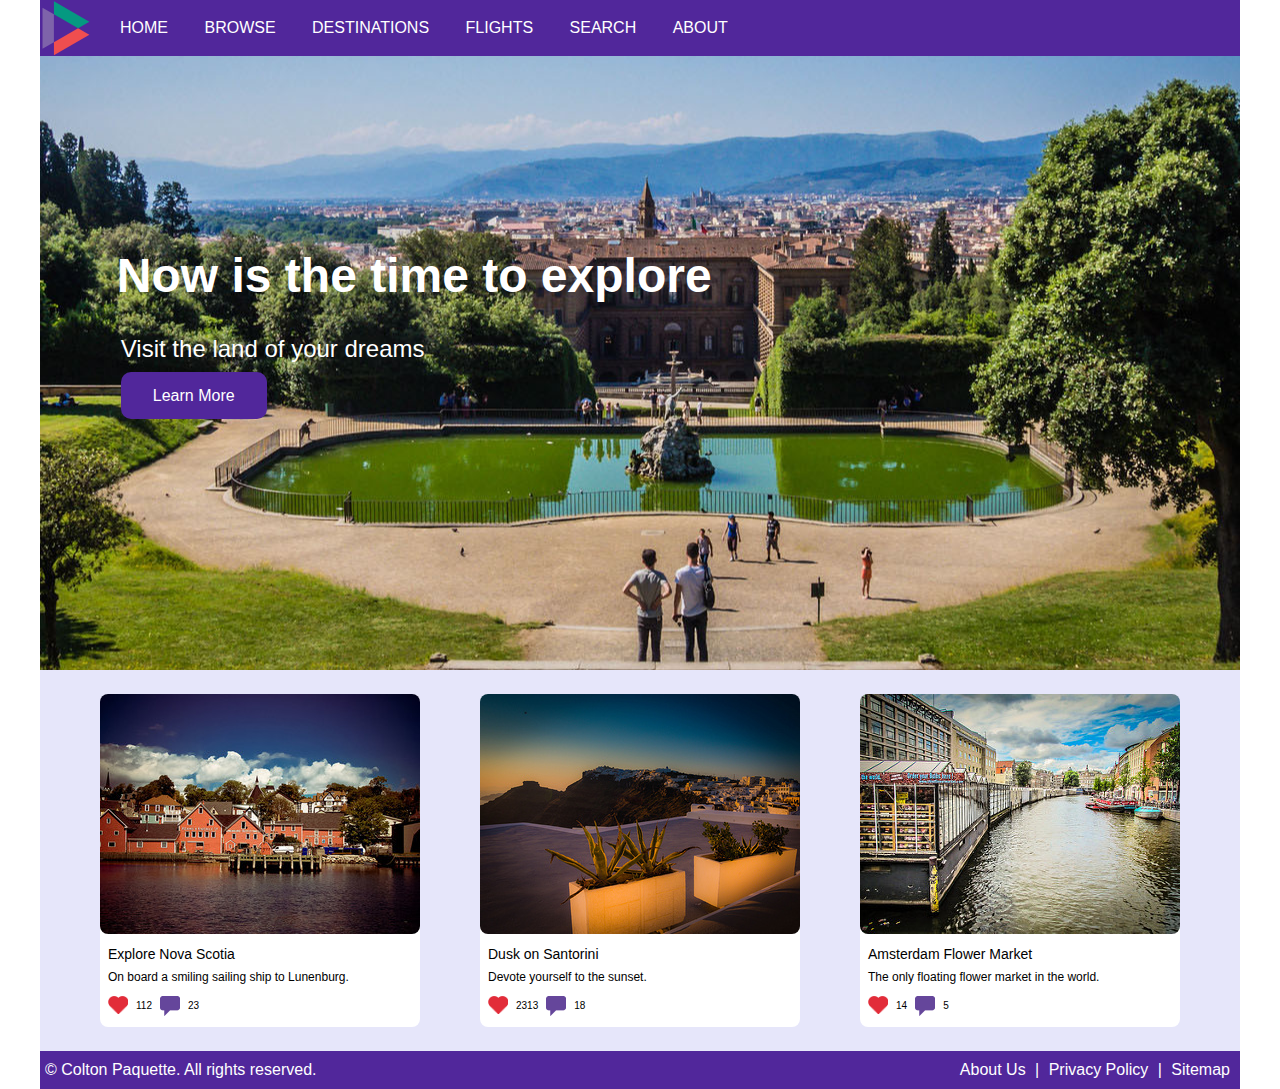
<file: index.html>
<!DOCTYPE html>
<html lang="en">
<head>
    <title>Assignment 1</title>
    <link rel="stylesheet" href="./css/main.css">
</head>
<body>
    <header>
        <nav>
            <a href="index.html">HOME</a>
            <a href="#">BROWSE</a>
            <a href="#">DESTINATIONS</a>
            <a href="#">FLIGHTS</a>
            <a href="#">SEARCH</a>
            <a href="#">ABOUT</a>
        </nav>
    </header>
    <main>
        <div id="welcome">
            <h1>Now is the time to explore</h1>
            <p>Visit the land of your dreams</p>
            <a class="learn-button" href="#">Learn More</a>
        </div>
        <div id="cards">
            <a href="lunenburg.html" class="card">
                <img src="./images/1-small.jpg" alt="Lunenburg">
                <p class="card-title">Explore Nova Scotia</p>
                <p>On board a smiling sailing ship to Lunenburg.</p>
                <div class="icons">
                    <div class="number-likes">
                        <p>112</p>
                    </div>
                    <div class="number-comments">
                        <p>23</p>
                    </div>
                </div>
            </a>
            <a href="fira.html" class="card">
                <img src="./images/2-small.jpg" alt="Santorini">
                <p class="card-title">Dusk on Santorini</p>
                <p>Devote yourself to the sunset.</p>
                <div class="icons">
                    <div class="number-likes">
                        <p>2313</p>
                    </div>
                    <div class="number-comments">
                        <p>18</p>
                    </div>
                </div>
            </a>
            <a href="amsterdam.html" class="card">
                <img src="./images/3-small.jpg" alt="Amsterdam">
                <p class="card-title">Amsterdam Flower Market</p>
                <p>The only floating flower market in the world.</p>
                <div class="icons">
                    <div class="number-likes">
                        <p>14</p>
                    </div>
                    <div class="number-comments">
                        <p>5</p>
                    </div>
                </div>
            </a>
        </div>
    </main>
    <footer>
        <p>&copy Colton Paquette. All rights reserved.</p>
        <p id="footer-menu"><a href="#">About Us</a> | <a href="#">Privacy Policy</a> | <a href="#">Sitemap</a></p>
    </footer>
</body>
</file>
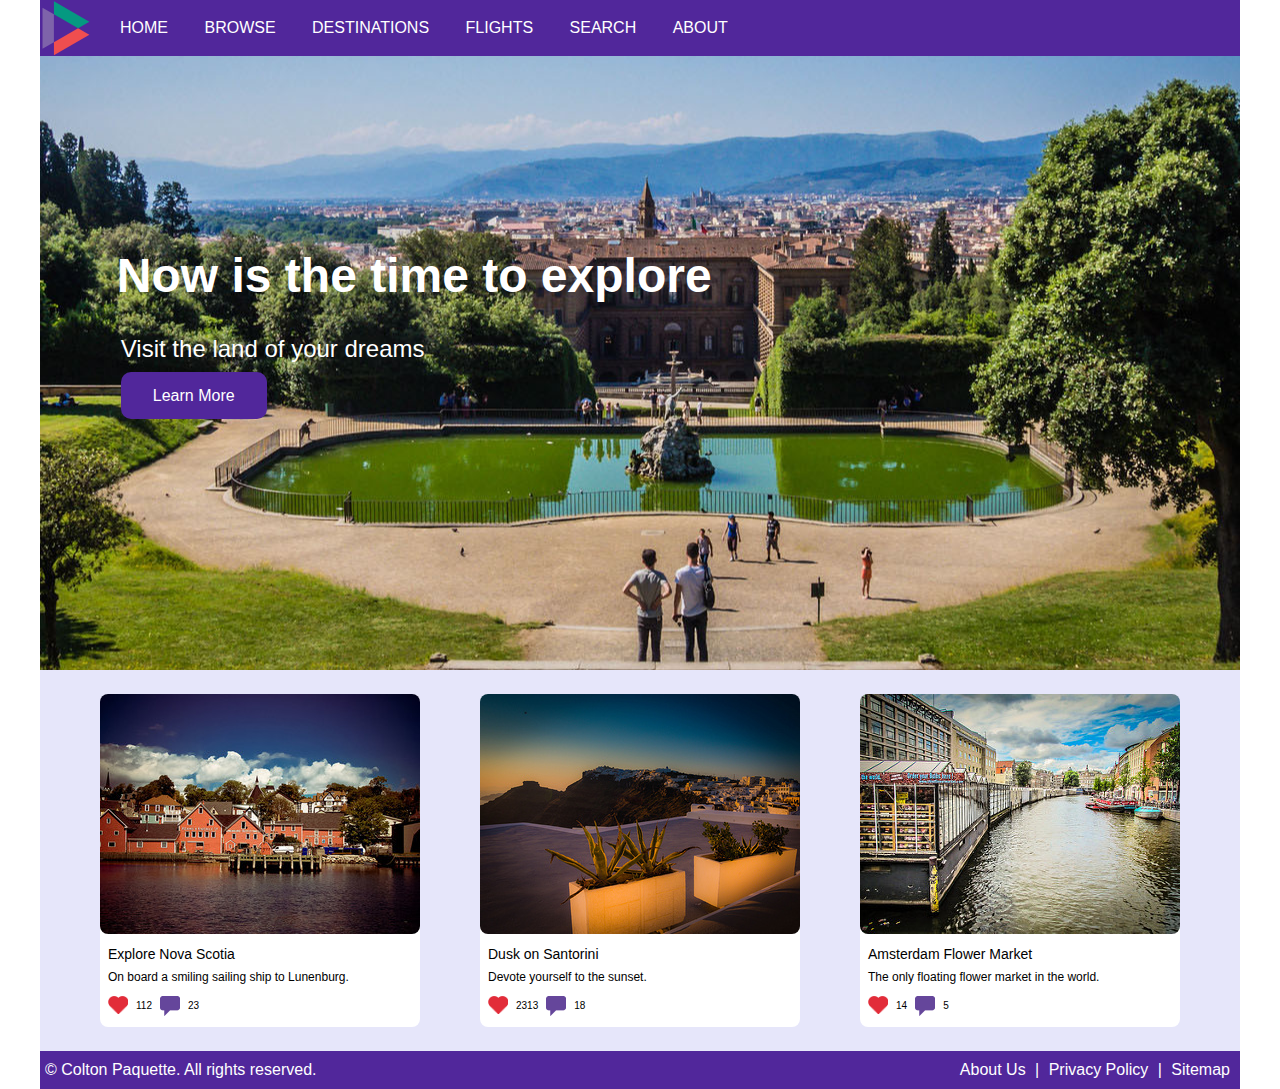
<file: html/index.html>
<!DOCTYPE html>
<html lang="en">
<head>
    <title>Assignment 1</title>
    <link rel="stylesheet" href="../css/main.css">
</head>
<body>
    <header>
        <nav>
            <a href="index.html">HOME</a>
            <a href="#">BROWSE</a>
            <a href="#">DESTINATIONS</a>
            <a href="#">FLIGHTS</a>
            <a href="#">SEARCH</a>
            <a href="#">ABOUT</a>
        </nav>
    </header>
    <main>
        <div id="welcome">
            <h1>Now is the time to explore</h1>
            <p>Visit the land of your dreams</p>
            <a class="learn-button" href="#">Learn More</a>
        </div>
        <div id="cards">
            <a href="lunenburg.html" class="card">
                <img src="../images/1-small.jpg" alt="Lunenburg">
                <p class="card-title">Explore Nova Scotia</p>
                <p>On board a smiling sailing ship to Lunenburg.</p>
                <div class="icons">
                    <div class="number-likes">
                        <p>112</p>
                    </div>
                    <div class="number-comments">
                        <p>23</p>
                    </div>
                </div>
            </a>
            <a href="fira.html" class="card">
                <img src="../images/2-small.jpg" alt="Santorini">
                <p class="card-title">Dusk on Santorini</p>
                <p>Devote yourself to the sunset.</p>
                <div class="icons">
                    <div class="number-likes">
                        <p>2313</p>
                    </div>
                    <div class="number-comments">
                        <p>18</p>
                    </div>
                </div>
            </a>
            <a href="amsterdam.html" class="card">
                <img src="../images/3-small.jpg" alt="Amsterdam">
                <p class="card-title">Amsterdam Flower Market</p>
                <p>The only floating flower market in the world.</p>
                <div class="icons">
                    <div class="number-likes">
                        <p>14</p>
                    </div>
                    <div class="number-comments">
                        <p>5</p>
                    </div>
                </div>
            </a>
        </div>
    </main>
    <footer>
        <p>&copy Colton Paquette. All rights reserved.</p>
        <p id="footer-menu"><a href="#">About Us</a> | <a href="#">Privacy Policy</a> | <a href="#">Sitemap</a></p>
    </footer>
</body>
</file>
<file: css/main.css>
:root {
  --lightPurple: #8662c7;
  --darkPurple: #51279b;
  --smallFont: 10px;
  --mediumFont: 12px;
  --largeFont: 14px;
  --xlFont: 24px;
  --xxlFont: 48px;
  --pageWidth: 1200px;
  --cardMargin: 8px;
  --iconSize: 20px;
}

/*https://www.w3schools.com/howto/howto_css_center_website.asp*/
body {
  font-family: Arial, Helvetica, sans-serif;
  max-width: var(--pageWidth);
  margin: auto;
}

header {
  position: fixed;
  top: 0;
  max-width: var(--pageWidth);
  width: 100%;
  height: 3.5rem;
  background-color: var(--darkPurple);
  background-image: url(./images/logo.svg);
  background-size: auto;
  background-repeat: no-repeat;
}

/*https://www.w3schools.com/howto/howto_css_center-vertical.asp*/
nav {
  display: inline-block;
  justify-content: left;
  text-align: center;
  margin-left: 4rem;
  position: absolute;
  top: 50%;
  -ms-transform: translateY(-50%);
  transform: translateY(-50%);
}

nav a {
  text-align: center;
  color: white;
  text-decoration: none;
  padding: 1rem;
}

nav a:hover {
  background-color: white;
  color: var(--darkPurple);
}

main {
  width: 100%;
  margin: 3.5rem 0 0 0;
  background-color: lavender;
}

#welcome {
  background-image: url(./images/florence.jpg);
  background-repeat: no-repeat;
  background-position: center;
  text-align: left;
  min-height: 550px;
  padding: 2rem 4.8rem;
}

h1 {
  font-size: 48px;
  text-align: left;
  color: white;
  padding-top: 8rem;
}

#welcome p {
  font-size: 24px;
  padding-left: 4px;
  color: white;
}

/*https://www.w3schools.com/css/css3_buttons.asp*/
a[class$="button"] {
  background-color: var(--darkPurple);
  border: none;
  color: white;
  padding: 15px 32px;
  margin-left: 4px;
  text-align: center;
  text-decoration: none;
  font-size: 16px;
  border-radius: 10px;
}

a[class$="button"]:hover {
  background-color: var(--lightPurple);
}

#cards {
  padding: 1.5rem 0;
  display: flex;
  flex-direction: row;
  justify-content: space-evenly;
}

.card {
  border-radius: var(--cardMargin);
  background-color: white;
  color: black;
  text-decoration: none;
}

.card img {
  border-radius: var(--cardMargin);
}

.card .card-title {
  margin: var(--cardMargin);
  font-size: var(--largeFont);
}

.card p {
  margin: var(--cardMargin);
  font-size: var(--mediumFont);
}

.icons {
  display: flex;
  flex-direction: row;
  justify-content: left;
  margin: var(--cardMargin);
}

div[class^="number"] p {
  font-size: var(--smallFont);
}

div[class$="likes"] {
  background-image: url(./images/heart.png);
  background-size: var(--iconSize);
  padding: 0 0 0 20px;
  background-repeat: no-repeat;
  background-position: left;
}

div[class$="comments"] {
  background-image: url(./images/comment.png);
  background-size: var(--iconSize);
  padding: 0 0 0 20px;
  background-repeat: no-repeat;
  background-position: left;
}

/*https://www.w3schools.com/css/css3_shadows_box.asp*/
.card:hover {
  box-shadow: 0 4px 8px 0 rgba(0, 0, 0, 0.2), 0 6px 20px 0 rgba(0, 0, 0, 0.19);
}

footer {
  background-color: var(--darkPurple);
  width: 100%;
  display: flex;
  flex-direction: row;
  justify-content: space-between;
}

footer a,
footer p {
  margin: 0;
  padding: 10px 5px;
  text-decoration: none;
  color: white;
}

footer #footer-menu {
  text-align: right;
}

footer p a:hover {
  color: lavender;
}

/* 
Additional References:
Flex: https://css-tricks.com/snippets/css/a-guide-to-flexbox/
*/
</file>
